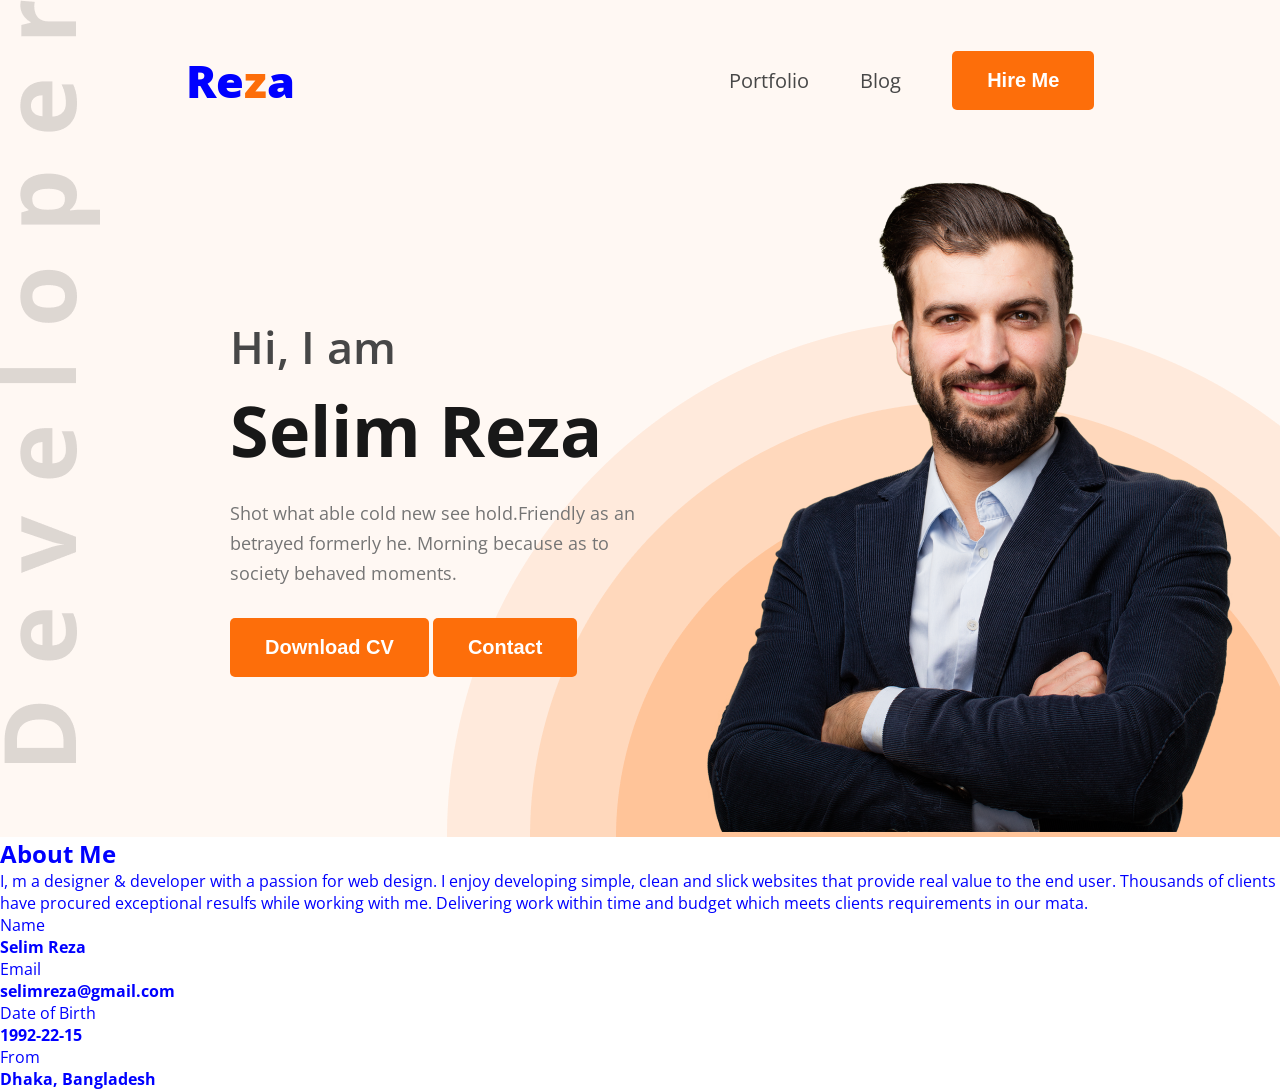
<file: index.html>
<!DOCTYPE html>
<html lang="en">
<head>
  <meta charset="UTF-8">
  <meta name="viewport" content="width=device-width, initial-scale=1.0">
  <title>MY PROFILE</title>
  <link rel="preconnect" href="https://fonts.googleapis.com">
<link rel="preconnect" href="https://fonts.gstatic.com" crossorigin>
<link href="https://fonts.googleapis.com/css2?family=Open+Sans:ital,wght@0,300..800;1,300..800&display=swap" rel="stylesheet">
<link rel="stylesheet" href="Style-CSS/profolio.css".css">
</head>

<body class=font-open-sans>
  <header>
    <nav>
        <div class="logo">
        <h2>Re<span class="color-orange">z</span>a</h2>
        </div>
      <ul class="menu">
        <li><a href="Protfolio">Portfolio</a></li>
        <li><a href="Blog">Blog</a></li>
        <li><button class="btn">Hire Me</button></li>
      </ul>
    </nav>

    <section id="banner">
      <div class="banner-cotent">
        <h2>Hi, I  am</h2>
        <h1>Selim Reza</h1>
        <p>Shot what able cold new see hold.Friendly as an betrayed formerly he. Morning because as to society behaved moments.</p>
        <div>
          <button class="btn">Download CV</button>
          <button class="btn">Contact</button>
        </div>
      </div>
      <div class="banner-img">
        <img src="hero-dev-responsive-code-main/images/hardy.png" alt="Selim-img"

      </div>
        

      </div>

    </section>
  </header>
  <section id="about">
    <div class="about-contener">
      <div class="section-heading">
        <h2>About Me</h2>
        <p>I, m a designer & developer with a passion for web design. I enjoy developing simple, clean and slick websites that provide real value to the end user. Thousands of clients have procured exceptional resulfs while working with me. Delivering work within time and budget which meets clients requirements in our mata.</p>
      </div>

      <div class="about-info">
        
        <div class="info-card">
          <p>Name</p>
          <h4>Selim Reza</h4>
        </div>
        <div class="info-card">
          <p>Email</p>
          <h4>selimreza@gmail.com</h4>
        </div>
        <div class="info-card">
          <p>Date of Birth</p>
          <h4>1992-22-15</h4>
        </div>
        <div class="info-card">
          <p>From</p>
          <h4>Dhaka, Bangladesh</h4>
        </div>


      </div>

    </div>

  </section>

  
</body>
</html>
</file>
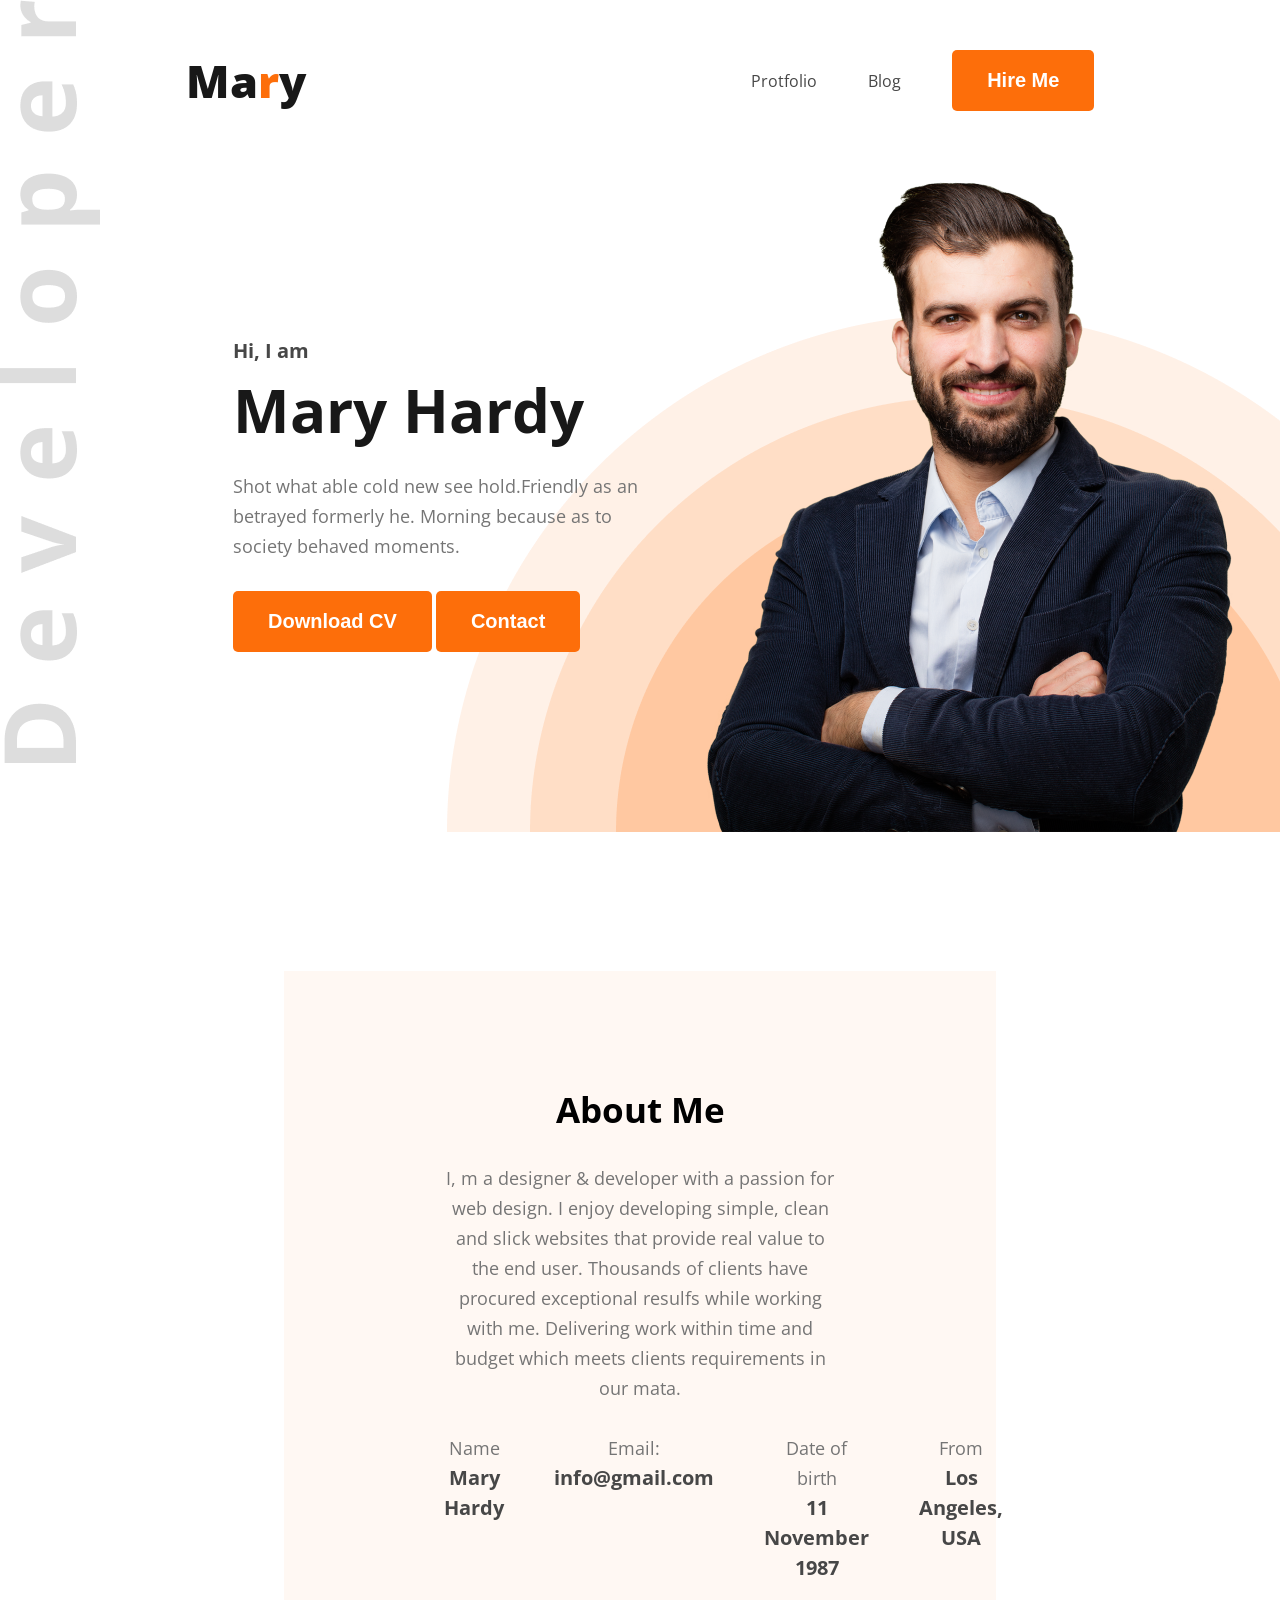
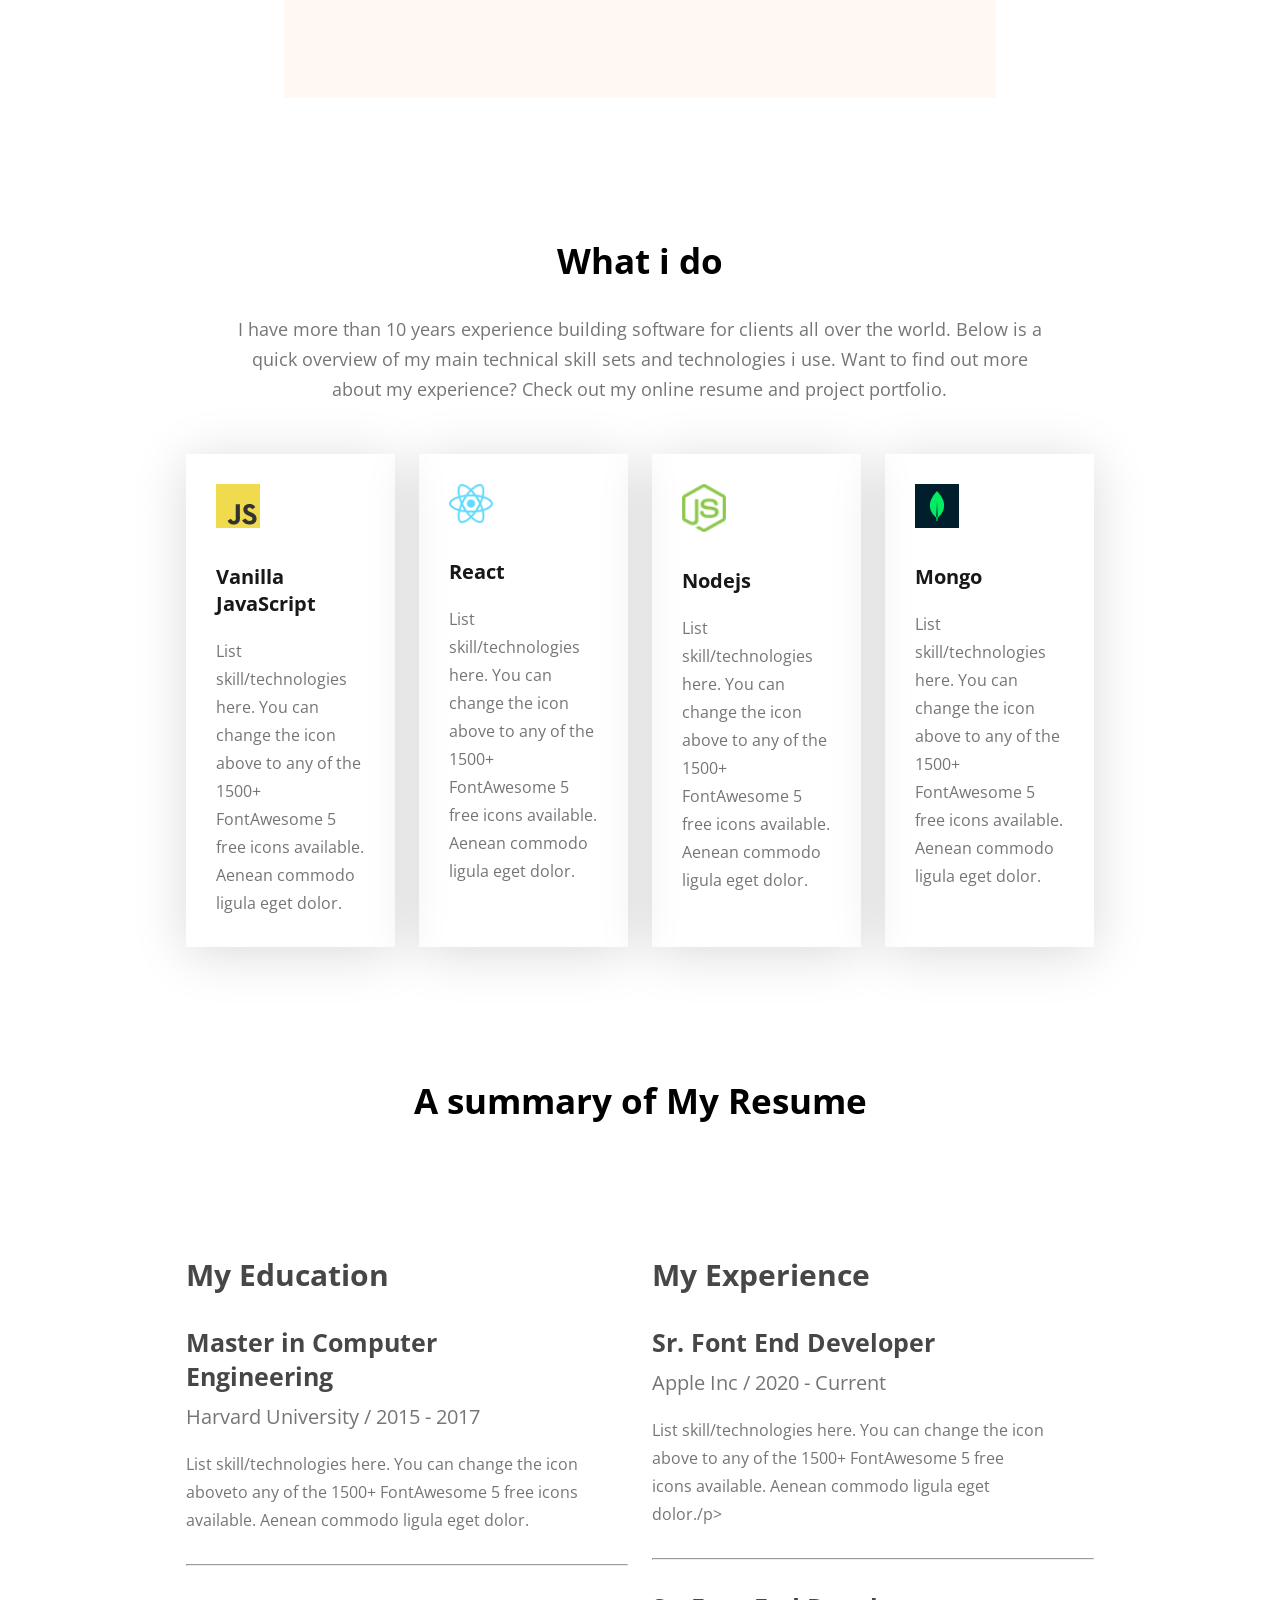
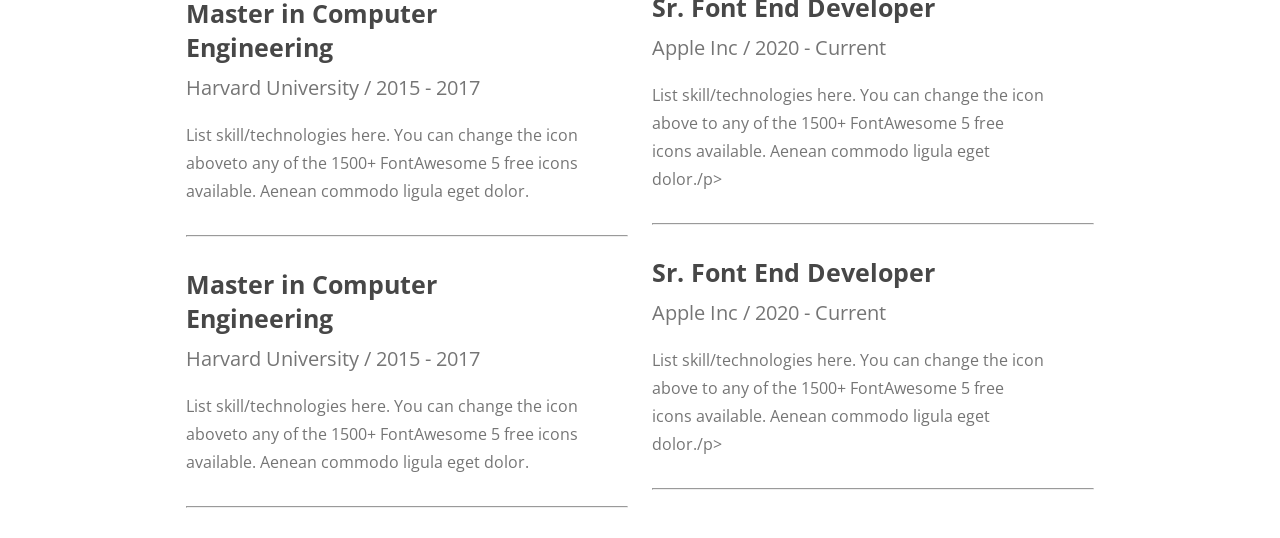
<file: index2.html>
<!DOCTYPE html>
<html lang="en">
<head>
  <meta charset="UTF-8">
  <meta name="viewport" content="width=device-width, initial-scale=1.0">
  <title>Document</title>
  <link rel="stylesheet" href="style2.css">
  <link rel="preconnect" href="https://fonts.googleapis.com">
<link rel="preconnect" href="https://fonts.gstatic.com" crossorigin>
<link href="https://fonts.googleapis.com/css2?family=Open+Sans:ital,wght@0,300..800;1,300..800&display=swap" rel="stylesheet">
</head>


<body class="font-open-sans">
  <!-- <header>
    <nav>
      <div class="logo">
        <h2>Sel<span class="color-orance">i</span>m</h2>
      </div>
      <div>
        <ul class="menu">
          <li><a href="Protfolio">Protfolio</a></li>
          <li><a href="Blog">Blog</a></li>
          <li><a href="Blog">Blog</a></li>
          <li><button class="btn">Hire Me</button></li>
         
        </ul>
      </div>
    </nav>
  </header> -->
  <header>
    <nav>
      <div class="logo">
        <h2>Ma<span class="color-orange">r</span>y</h2>
      </div>
      <ul class="menu">
        <li>Protfolio</li>
        <li>Blog</li>
        <li><button class="btn">Hire Me</button></li>
      </ul>
      
    </nav>
  
  <section id="banner">
    <div class="banner-content">
      <h2>Hi, I  am</h2>
      <h1>Mary Hardy</h1>
      <p>Shot what able cold new see hold.Friendly as an betrayed formerly he. Morning because as to society behaved moments.</p>
      <div>
        <button class="btn">Download CV</button>
        <button class="btn">Contact</button>
      </div>

    </div>
    <div class="banner-img">
      <img src="hero-dev-responsive-code-main/images/hardy.png" alt="image of Hardy"

    </div>

  </section>
  </header>
  <section id="about">
    <div class="about-container">
      <div class="section-heading">
        <h2>About Me</h2>
        <p>I, m a designer & developer with a passion for web design. I enjoy developing simple, clean and slick websites that provide real value to the end user. Thousands of clients have procured exceptional resulfs while working with me. Delivering work within time and budget which meets clients requirements in our mata.</p>
      </div>
      <div class="about-info">
        <div class="info-card">
          <p>Name</p>
          <h4>Mary Hardy</h4>
        </div>
        <div class="info-card">
          <p>Email:</p>
          <h4>info@gmail.com</h4>
        </div>
        <div class="info-card">
          <p>Date of birth</p>
          <h4>11 November 1987</h4>
        </div>
        <div class="info-card">
          <p>From</p>
          <h4>Los Angeles, USA</h4>
        </div>
      </div>
    </div>

  </section>

  <section>
    <div id="skillis">
      <div class="skill-container">
        <div class="section-heading">
          <h2>What i do </h2>
          <p>I have more than 10 years experience building software for clients all over the world. Below is a quick overview of my main technical skill sets and technologies i use. Want to find out more about my experience? Check out my online resume and project portfolio.</p>
        </div>

        <div class="skills-box">
          <div class="skill-card">
            <img src="/hero-dev-responsive-code-main/images/icons/js.png" alt="">
            <h3>Vanilla JavaScript</h3>
            <p>List skill/technologies here. You can change the icon above to any of the 1500+ FontAwesome 5 free icons available. Aenean commodo ligula eget dolor.</p>
          </div>
          <div class="skill-card">
            <img src="/hero-dev-responsive-code-main/images/icons/react.png" alt="">
            <h3>React</h3>
            <p>List skill/technologies here. You can change the icon above to any of the 1500+ FontAwesome 5 free icons available. Aenean commodo ligula eget dolor.</p>
          </div>
          <div class="skill-card">
            <img src="/hero-dev-responsive-code-main/images/icons/nodejs.png" alt="">
            <h3>Nodejs</h3>
            <p>List skill/technologies here. You can change the icon above to any of the 1500+ FontAwesome 5 free icons available. Aenean commodo ligula eget dolor.</p>
          </div>
          <div class="skill-card">
            <img src="/hero-dev-responsive-code-main/images/icons/mongo.png" alt="">
            <h3>Mongo</h3>
            <p>List skill/technologies here. You can change the icon above to any of the 1500+ FontAwesome 5 free icons available. Aenean commodo ligula eget dolor.</p>
          </div>
        </div>
      </div>
    </div>
  </section>
 
  <section id="resume">
    <div class="section-heading">
      <h2>A summary of My Resume</h2>
    </div>
    <div class="resume-container">
      <div class="education">
        <h2 class="section-title">My Education</h2>
        <div class="resume-card">
          <h3 class="card-title">Master in Computer Engineering</h3>
          <p class="card-info">Harvard University / 2015 - 2017</p>
          <p class="card-text">List skill/technologies here. You can change the icon aboveto any of the 1500+ FontAwesome 5 free icons available. Aenean commodo ligula eget dolor.</p>
        </div>
        <hr>
        <div class="resume-card">
          <h3 class="card-title">Master in Computer Engineering</h3>
          <p class="card-info">Harvard University / 2015 - 2017</p>
          <p class="card-text">List skill/technologies here. You can change the icon aboveto any of the 1500+ FontAwesome 5 free icons available. Aenean commodo ligula eget dolor.</p>
        </div>
        <hr>
        <div class="resume-card">
          <h3 class="card-title">Master in Computer Engineering</h3>
          <p class="card-info">Harvard University / 2015 - 2017</p>
          <p class="card-text">List skill/technologies here. You can change the icon aboveto any of the 1500+ FontAwesome 5 free icons available. Aenean commodo ligula eget dolor.</p>
        </div>
        <hr>
      </div>

      <div class="education">
        <h2 class="section-title">My Experience</h2>
        <div class="resume-card">
          <h3 class="card-title">Sr. Font End Developer</h3>
          <p class="card-info">Apple Inc / 2020 - Current</p>
          <p class="card-text">List skill/technologies here. You can change the icon above to any of the 1500+ FontAwesome 5 free icons available. Aenean commodo ligula eget dolor./p>
        </div>
        <hr>
        <div class="resume-card">
          <h3 class="card-title">Sr. Font End Developer</h3>
          <p class="card-info">Apple Inc / 2020 - Current</p>
          <p class="card-text">List skill/technologies here. You can change the icon above to any of the 1500+ FontAwesome 5 free icons available. Aenean commodo ligula eget dolor./p>
        </div>
        <hr>
        <div class="resume-card">
          <h3 class="card-title">Sr. Font End Developer</h3>
          <p class="card-info">Apple Inc / 2020 - Current</p>
          <p class="card-text">List skill/technologies here. You can change the icon above to any of the 1500+ FontAwesome 5 free icons available. Aenean commodo ligula eget dolor./p>
        </div>
        <hr>
      
    </div>

  </section>





</body>
</html>
</file>
<file: Style-CSS/profolio.css>
*{
  margin: 0;
  padding: 0;
  box-sizing: border-box;
}

/* Shares style  */
.font-open-sans {
  font-family: "Open Sans", sans-serif;
  font-optical-sizing: auto;
  color: blue;
  
}
.logo h2{
  font-size: 45px;
  font-weight: 900;
}

.color-orange{
  color: #FD6E0A;
}
.btn{
  background-color: #FD6E0A;
  border: none;
  border-radius: 5px;
  font-size: 20px;
  font-weight: bold;
  padding: 18px 35px;
  color: white;
  cursor: pointer;

}


/* main style  */

header{
background-color: #FFF8F3;
background: url(../hero-dev-responsive-code-main/images/developer.png), url(../hero-dev-responsive-code-main/images/header_bg.png), #FFF8F3;
background-repeat: no-repeat;
background-position: top left, bottom right;
padding-top: 50px;
}

nav{
  width: 71%;
  max-width: 1140px;
  /* border: 1px solid red; */
  margin: 0 auto;
  display: flex;
  justify-content: space-between;
}

nav .menu{
  list-style: none;
  display: flex;
  gap: 51px;
  align-items: center;
}
nav .menu a{
  text-decoration: none;
  color: #474747;
  font-size: 20px;
  
}
#banner{
  /* border: 1px solid red;  */
  margin: 45px 38px 0 230px;
  display: flex;
  justify-content: space-between;
  align-items: center;
}
#banner .banner-cotent{
  max-width: 585px;
}
#banner .banner-cotent h2{
  font-size: 45px;
  font-weight: 600;
  color: #474747;
  margin-bottom: 5px;
}
#banner .banner-cotent h1{
  font-size: 70px;
  font-weight: bold;
  color: #181818;
  margin-bottom: 20px;
}
#banner .banner-cotent p{
  font-size: 18px;
  color: #757575;
  line-height: 30px;
  margin-bottom: 30px;
}

#banner .banner-img{
  max-width: 585px;
  vertical-align:middle;
}
</file>
<file: style2.css>
*{
  margin: 0;
  padding: 0;
  box-sizing: border-box;
  /* background-color: #FFF8F3; */
}


/* Share Style  */

.font-open-sans {
  font-family: "Open Sans", sans-serif;
  font-optical-sizing: auto;
  
}

.logo h2{
  font-size: 45px;
  font-weight: 900;
  color: #181818;
}

.color-orange {
  color: #FD6E0A;
}

.btn {
  background-color: #FD6E0A;
  border: none;
  padding: 19px 35px;
  border-radius: 5px;
  color: white;
  font-weight: bold;
  font-size: 20px;
  cursor: pointer;
}
.section-heading {
  max-width: 827px;
  /* background-color: #FFF8F3; */
  text-align: center;
  margin: 0 auto;
}
.section-heading h2 {
  font-size: 35px;
  font-weight: bold;
  margin-bottom: 30px;
}

.section-heading p {
  font-size: 18px;
  line-height: 30px;
  color: #757575;
  margin-bottom: 30px;
}




/* Main Style */
header{
  background-color: #FFF8F3;
 background: url(/hero-dev-responsive-code-main/images/developer.png),url(/hero-dev-responsive-code-main/images/header_bg.png);
 background-repeat: no-repeat;
 background-position: top left, bottom right;
  padding-top: 50px;
}

nav{
  width: 71%;
  max-width: 1140px;
  /* border: 1px solid red; */
  margin: 0px auto;
  display: flex;
  justify-content: space-between;
  

}

nav .menu{
  display: flex;
  list-style: none;
  color: #474747;
  gap: 51px;
  align-items: center;
  cursor: pointer;

}

nav .menu a {
  font-size: 20px;
  color: #474747;
  text-decoration: none;
  

}

#banner {
  /* border: 1px solid red; */
  margin: 45px 38px 0px 233px;
  display: flex;
  justify-content: space-between;
  align-items: center;
  /* background-color:#FFF8F3; */
}

#banner .banner-content {
  max-width: 585px;

}
#banner .banner-content h2 {
  color:#474747;
  font: weight 600;
  font-size: 20px;
  margin-bottom: 5px;


}

#banner .banner-content h1 {
  font-size: 60px;
  font-weight: bold;
  color: #181818;
  margin-bottom: 20px;

}

#banner .banner-content p {
  font-size: 18px;
  font-weight: 400;
  color: #757575;
  line-height: 30px;
  margin-bottom: 30px;

}

#banner .banner-img img {
  max-width: 585px;
  vertical-align: middle;
}

#about {
  padding: 139px;
  
}

#about .about-container {
  width: 71%;
  max-width: 1140px;
  margin: 0px auto;
  text-align: center;
  background-color: #FFF8F3;
  padding: 115px 160px;
}

#about .about-container .about-info {
  display: flex;
  justify-content: space-around;
  gap: 50px;
} 

.about-info p {
  font-size: 18px;
  line-height: 30px;
  color: #757575;
}

.about-info h4 {
  font-size: 20px;
  color: #474747;
  line-height: 30px;
}

#Skills {
  /* padding-top: 115px; */

}

#skillis .skill-container {
  width: 71%;
  max-width: 1140px;
  margin: 0 auto;
}

#skillis .skills-box{
  margin-top: 50px; 
}
#skillis .skill-container .skills-box {
  display: flex;
  gap: 24px;

}

.skills-box .skill-card {
  padding: 30px;
  max-width: 267px;
  /* border: 1px solid orange; */
  box-shadow: 0 6px 50px 0 #00000026;
}

.skills-box .skill-card img {
  width: 44px;
 margin-bottom: 30px;
}

.skill-card h3 {
  font-size: 20px;
  font-weight: bold;
  color: #181818;
  padding-bottom: 20px;
}

.skill-card p {
  max-width: 210px;
  font-size: 16px;
  line-height: 28px;
  color: #757575;
}

#resume {
  padding-top: 130px;
}

#resume .resume-container {
  width: 71%;
  max-width: 1140px;
  margin: 130px auto 0;
  display: flex;
  gap: 24px;
}

#resume .resume-container .section-title{
  font-size: 30px;
  font-weight: bold;
  color: #474747;
  margin-bottom: 30px;
  

}

.resume-card {
  max-width: 511px;
  margin-right: 50px;
}

.card-title {
  font-size: 25px;
  font-weight: bold;
  color: #474747;
  margin-bottom: 10px;

}

.card-info {
  font-size: 20px;
  font-weight: 600px;
  color: #757575;
  padding-bottom: 20px;
}

.card-text{
  max-width: 511px;
  font-size: 16px;
  line-height: 28px;
  color: #757575;
  margin-bottom: 30px;
}
.resume-container hr {
  margin-bottom: 30px;
}
</file>
